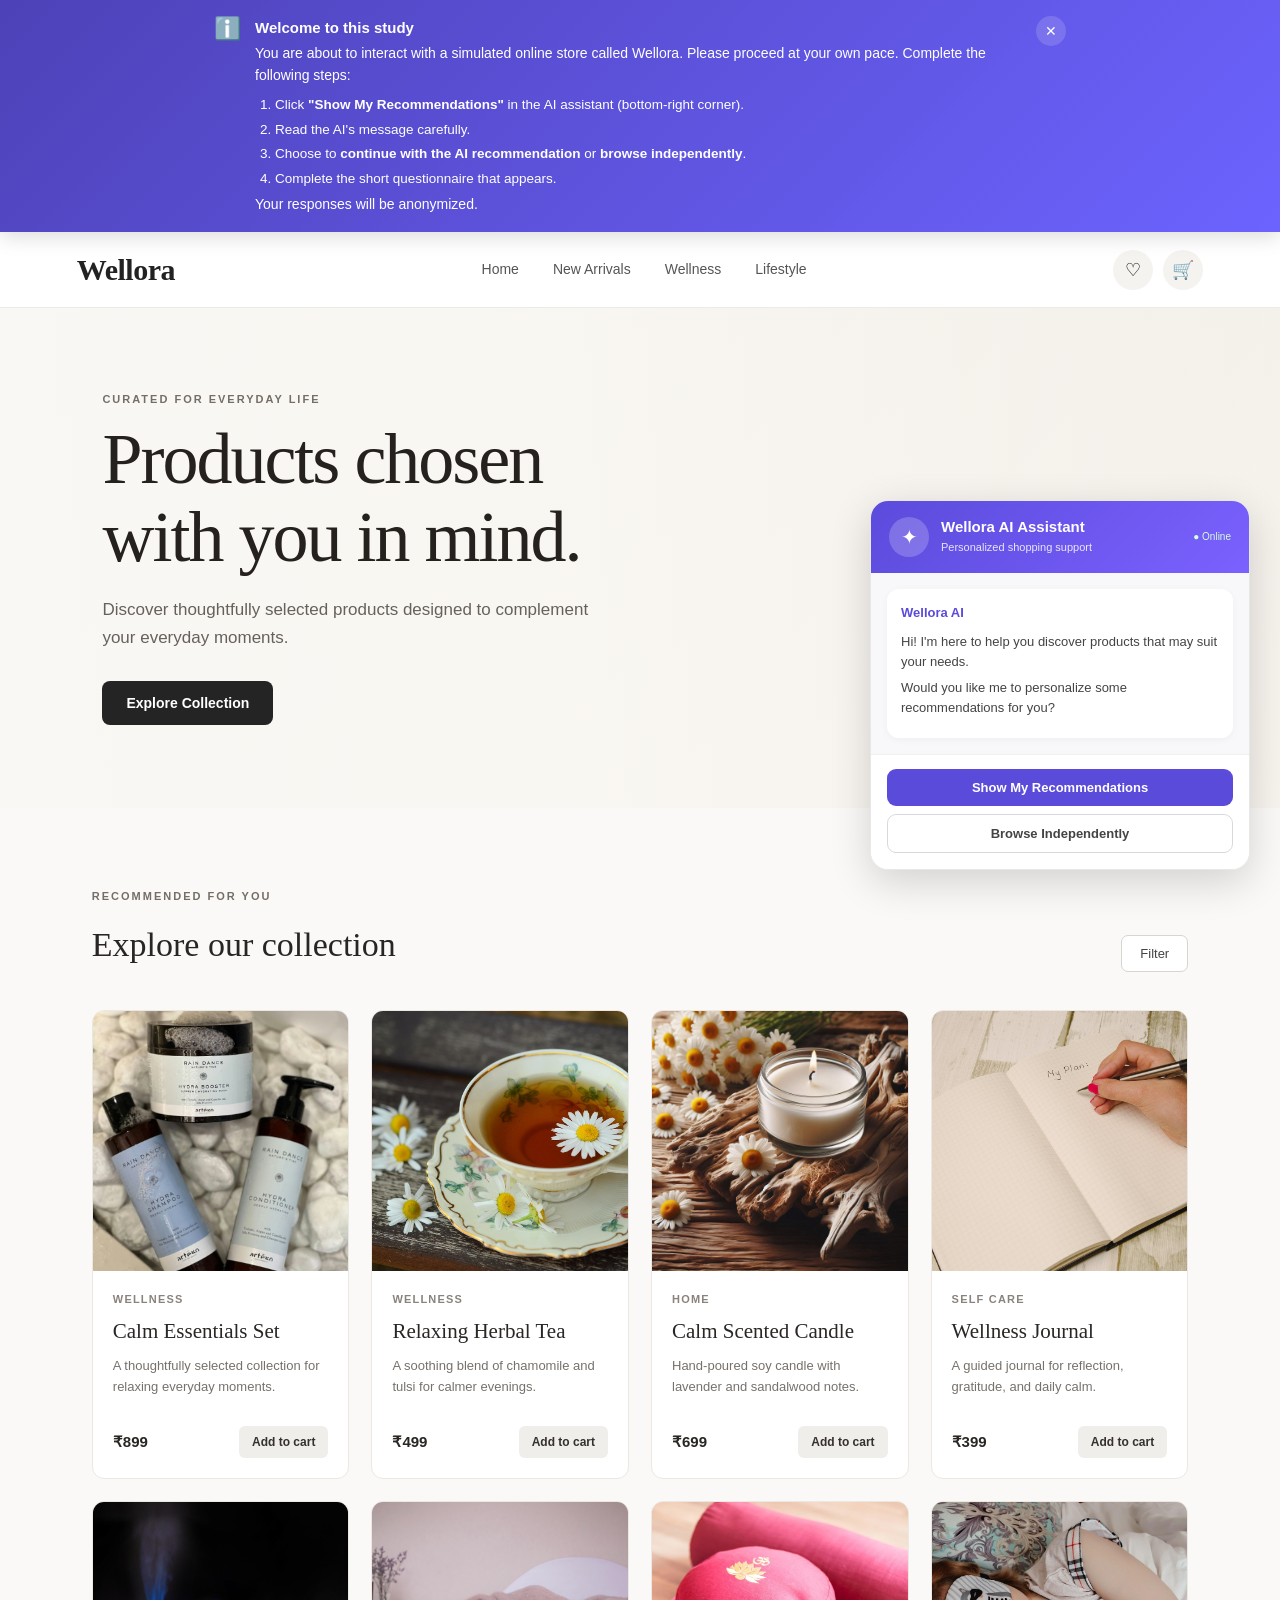
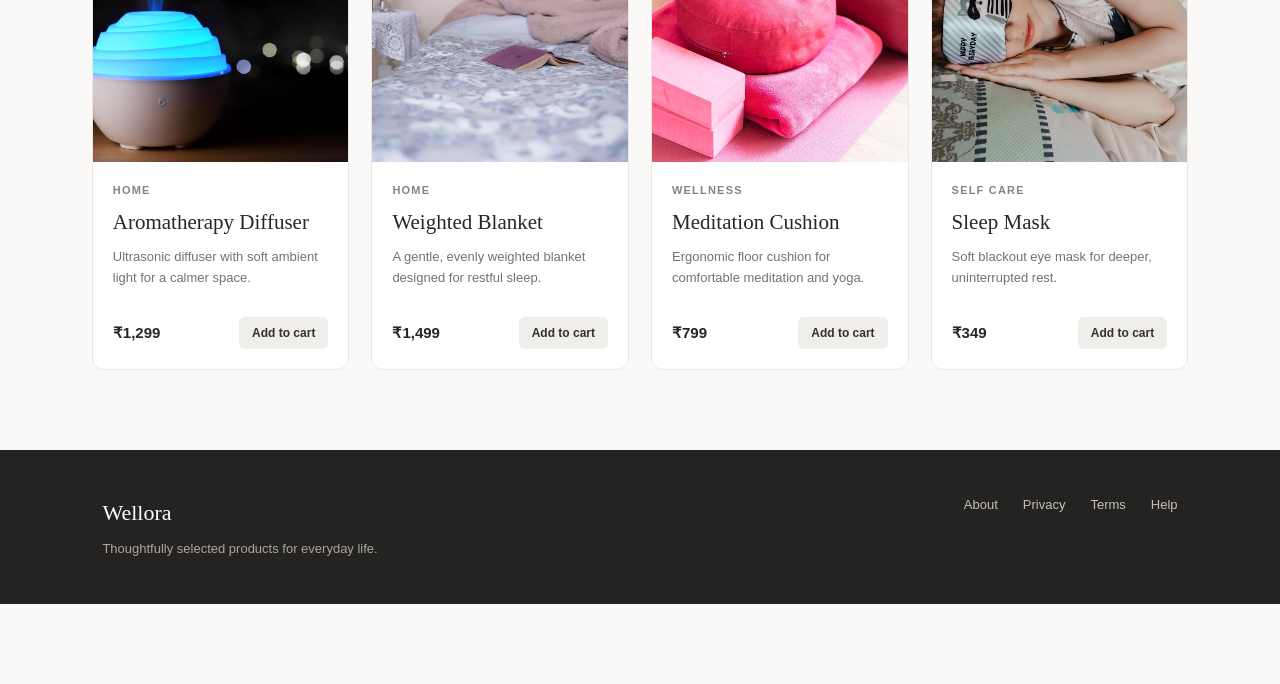
<file: index.html>
<!DOCTYPE html>
<html lang="en">
<head>
    <meta charset="UTF-8">
    <meta name="viewport" content="width=device-width, initial-scale=1.0">
    <title>Wellora | Everyday Lifestyle</title>

    <link rel="stylesheet" href="style.css">
</head>
<body>

<!-- ============================================================
     STUDY INSTRUCTION BANNER
     Populated by script.js based on study number
     ============================================================ -->

<div id="instructionBanner" class="instruction-banner">
    <div class="instruction-content">
        <div class="instruction-icon">ℹ️</div>
        <div class="instruction-text" id="instructionText">
            Loading study instructions…
        </div>
        <button
            type="button"
            id="instructionDismiss"
            class="instruction-dismiss"
            aria-label="Dismiss instruction"
        >
            ✕
        </button>
    </div>
</div>


<!-- ============================================================
     HEADER
     ============================================================ -->

<header class="site-header">

    <div class="logo">
        Wellora
    </div>

    <nav class="navigation">
        <a href="#">Home</a>
        <a href="#">New Arrivals</a>
        <a href="#">Wellness</a>
        <a href="#">Lifestyle</a>
    </nav>

    <div class="header-actions">
        <button type="button" aria-label="Wishlist">♡</button>
        <button type="button" aria-label="Cart">🛒</button>
    </div>

</header>


<!-- ============================================================
     MAIN
     ============================================================ -->

<main>

    <!-- --------------------------------------------------------
         HERO
         -------------------------------------------------------- -->

    <section class="hero">
        <div class="hero-content">
            <p class="eyebrow">CURATED FOR EVERYDAY LIFE</p>
            <h1>
                Products chosen<br>
                with you in mind.
            </h1>
            <p>
                Discover thoughtfully selected products
                designed to complement your everyday moments.
            </p>
            <button class="primary-button" type="button">
                Explore Collection
            </button>
        </div>
    </section>


    <!-- --------------------------------------------------------
         PRODUCTS
         -------------------------------------------------------- -->

    <section class="products-section">

        <div class="section-heading">
            <div>
                <p class="eyebrow">RECOMMENDED FOR YOU</p>
                <h2>Explore our collection</h2>
            </div>
            <button class="filter-button" type="button">
                Filter
            </button>
        </div>


        <div class="product-grid">

            <!-- PRODUCT 1 -->
            <article class="product-card">
                <div class="product-image">
                    <img src="images/product1.jpg" alt="Calm Essentials Set">
                </div>
                <div class="product-info">
                    <p class="product-category">Wellness</p>
                    <h3>Calm Essentials Set</h3>
                    <p class="product-description">
                        A thoughtfully selected collection for relaxing everyday moments.
                    </p>
                    <div class="product-bottom">
                        <span class="price">₹899</span>
                        <button type="button">Add to cart</button>
                    </div>
                </div>
            </article>

            <!-- PRODUCT 2 -->
            <article class="product-card">
                <div class="product-image">
                    <img src="images/product2.jpg" alt="Relaxing Herbal Tea">
                </div>
                <div class="product-info">
                    <p class="product-category">Wellness</p>
                    <h3>Relaxing Herbal Tea</h3>
                    <p class="product-description">
                        A soothing blend of chamomile and tulsi for calmer evenings.
                    </p>
                    <div class="product-bottom">
                        <span class="price">₹499</span>
                        <button type="button">Add to cart</button>
                    </div>
                </div>
            </article>

            <!-- PRODUCT 3 -->
            <article class="product-card">
                <div class="product-image">
                    <img src="images/product3.jpg" alt="Calm Scented Candle">
                </div>
                <div class="product-info">
                    <p class="product-category">Home</p>
                    <h3>Calm Scented Candle</h3>
                    <p class="product-description">
                        Hand-poured soy candle with lavender and sandalwood notes.
                    </p>
                    <div class="product-bottom">
                        <span class="price">₹699</span>
                        <button type="button">Add to cart</button>
                    </div>
                </div>
            </article>

            <!-- PRODUCT 4 -->
            <article class="product-card">
                <div class="product-image">
                    <img src="images/product4.jpg" alt="Wellness Journal">
                </div>
                <div class="product-info">
                    <p class="product-category">Self Care</p>
                    <h3>Wellness Journal</h3>
                    <p class="product-description">
                        A guided journal for reflection, gratitude, and daily calm.
                    </p>
                    <div class="product-bottom">
                        <span class="price">₹399</span>
                        <button type="button">Add to cart</button>
                    </div>
                </div>
            </article>

            <!-- PRODUCT 5 -->
            <article class="product-card">
                <div class="product-image">
                    <img src="images/product5.jpg" alt="Aromatherapy Diffuser">
                </div>
                <div class="product-info">
                    <p class="product-category">Home</p>
                    <h3>Aromatherapy Diffuser</h3>
                    <p class="product-description">
                        Ultrasonic diffuser with soft ambient light for a calmer space.
                    </p>
                    <div class="product-bottom">
                        <span class="price">₹1,299</span>
                        <button type="button">Add to cart</button>
                    </div>
                </div>
            </article>

            <!-- PRODUCT 6 -->
            <article class="product-card">
                <div class="product-image">
                    <img src="images/product6.jpg" alt="Weighted Blanket">
                </div>
                <div class="product-info">
                    <p class="product-category">Home</p>
                    <h3>Weighted Blanket</h3>
                    <p class="product-description">
                        A gentle, evenly weighted blanket designed for restful sleep.
                    </p>
                    <div class="product-bottom">
                        <span class="price">₹1,499</span>
                        <button type="button">Add to cart</button>
                    </div>
                </div>
            </article>

            <!-- PRODUCT 7 -->
            <article class="product-card">
                <div class="product-image">
                    <img src="images/product7.jpg" alt="Meditation Cushion">
                </div>
                <div class="product-info">
                    <p class="product-category">Wellness</p>
                    <h3>Meditation Cushion</h3>
                    <p class="product-description">
                        Ergonomic floor cushion for comfortable meditation and yoga.
                    </p>
                    <div class="product-bottom">
                        <span class="price">₹799</span>
                        <button type="button">Add to cart</button>
                    </div>
                </div>
            </article>

            <!-- PRODUCT 8 -->
            <article class="product-card">
                <div class="product-image">
                    <img src="images/product8.jpg" alt="Sleep Mask">
                </div>
                <div class="product-info">
                    <p class="product-category">Self Care</p>
                    <h3>Sleep Mask</h3>
                    <p class="product-description">
                        Soft blackout eye mask for deeper, uninterrupted rest.
                    </p>
                    <div class="product-bottom">
                        <span class="price">₹349</span>
                        <button type="button">Add to cart</button>
                    </div>
                </div>
            </article>

        </div>

    </section>


    <!-- --------------------------------------------------------
         QUESTIONNAIRE CONTAINER
         (populated by script.js after AI interaction,
          or by scenario.js in Study 3)
         -------------------------------------------------------- -->

    <section id="questionnaireContainer"></section>


    <!-- --------------------------------------------------------
         IAT CONTAINER (Study 4 only)
         (populated by iat.js after questionnaire submission)
         -------------------------------------------------------- -->

    <section id="iatContainer"></section>

</main>


<!-- ============================================================
     AI SHOPPING ASSISTANT (fixed floating widget)
     Studies 1, 2, 4 — hidden in Study 3 (scenario mode)
     ============================================================ -->

<section class="ai-assistant" id="ai-assistant">

    <div class="ai-header">
        <div class="ai-avatar">✦</div>
        <div class="ai-header-text">
            <h3>Wellora AI Assistant</h3>
            <p>Personalized shopping support</p>
        </div>
        <div class="ai-status">● Online</div>
    </div>


    <!-- AI MESSAGE AREA -->
    <div class="ai-message-area" id="aiMessageArea">
        <div class="ai-message">
            <strong>Wellora AI</strong>
            <p>
                Hi! I'm here to help you discover
                products that may suit your needs.
            </p>
            <p>
                Would you like me to personalize
                some recommendations for you?
            </p>
        </div>
    </div>


    <!-- AI ACTIONS -->
    <div class="ai-actions">
        <button
            class="ai-button primary"
            id="recommendButton"
            type="button"
        >
            Show My Recommendations
        </button>

        <button
            class="ai-button secondary"
            id="browseIndependent"
            type="button"
        >
            Browse Independently
        </button>
    </div>


    <!-- CHOICE FEEDBACK -->
    <div
        class="choice-feedback"
        id="choiceFeedback"
        aria-live="polite"
    ></div>

</section>


<!-- ============================================================
     FOOTER
     ============================================================ -->

<footer class="site-footer">

    <div>
        <strong>Wellora</strong>
        <p>Thoughtfully selected products for everyday life.</p>
    </div>

    <div class="footer-links">
        <a href="#">About</a>
        <a href="#">Privacy</a>
        <a href="#">Terms</a>
        <a href="#">Help</a>
    </div>

</footer>


<!-- ============================================================
     SCRIPTS
     Load order matters:
       1. script.js          — core logic, config, questionnaire
       2. mouse-tracking.js  — Studies 1, 2, 4
       3. scenario.js        — Study 3 (mode=scenario)
       4. iat.js             — Study 4
     ============================================================ -->

<script src="script.js"></script>
<script src="mouse-tracking.js"></script>
<script src="scenario.js"></script>
<script src="iat.js"></script>

</body>
</html>
</file>
<file: style.css>
/* ============================================================
   WELLORA EXPERIMENTAL PLATFORM
   Main Stylesheet — Study 2 / 3 / 4
   ============================================================ */


/* ============================================================
   1. GLOBAL RESET & BASE
   ============================================================ */

* {
    box-sizing: border-box;
    margin: 0;
    padding: 0;
}

html {
    scroll-behavior: smooth;
}

body {
    font-family:
        -apple-system,
        BlinkMacSystemFont,
        "Segoe UI",
        Roboto,
        Helvetica,
        Arial,
        sans-serif;

    background: #faf9f7;
    color: #242424;
    line-height: 1.6;
    padding-bottom: 80px; /* room for fixed AI widget */
}

button {
    font-family: inherit;
    cursor: pointer;
}

a {
    color: inherit;
    text-decoration: none;
}

img {
    max-width: 100%;
    display: block;
}


/* ============================================================
   2. DEV BANNER (remove for production)
   ============================================================ */

.dev-banner {
    display: none;
    position: fixed;
    top: 0;
    left: 0;
    right: 0;
    z-index: 9999;
    padding: 8px 16px;
    background: #1a1a1a;
    color: #00ff88;
    font-family: "Courier New", monospace;
    font-size: 12px;
    letter-spacing: 0.5px;
    text-align: center;
}

.dev-banner.visible {
    display: flex;
    justify-content: space-between;
    align-items: center;
    gap: 16px;
}

.dev-banner span {
    white-space: nowrap;
}


/* ============================================================
   3. HEADER
   ============================================================ */

.site-header {
    width: 100%;
    min-height: 76px;

    display: flex;
    align-items: center;
    justify-content: space-between;

    padding: 0 6%;

    background: #ffffff;
    border-bottom: 1px solid #eceae7;

    position: sticky;
    top: 0;
    z-index: 100;
}

.logo {
    font-family: Georgia, "Times New Roman", serif;
    font-size: 30px;
    font-weight: 600;
    letter-spacing: -0.5px;
    color: #222222;
}

.navigation {
    display: flex;
    align-items: center;
    gap: 34px;
    font-size: 14px;
    color: #555555;
}

.navigation a {
    transition: color 0.2s ease;
}

.navigation a:hover {
    color: #6c63ff;
}

.header-actions {
    display: flex;
    align-items: center;
    gap: 10px;
}

.header-actions button {
    width: 40px;
    height: 40px;
    border: none;
    border-radius: 50%;
    background: #f5f3f0;
    font-size: 18px;
    transition: background 0.2s ease, transform 0.2s ease;
}

.header-actions button:hover {
    background: #ebe8e4;
    transform: translateY(-1px);
}


/* ============================================================
   4. HERO
   ============================================================ */

.hero {
    min-height: 500px;
    display: flex;
    align-items: center;
    padding: 80px 8%;

    background:
        linear-gradient(
            90deg,
            rgba(250, 248, 244, 0.98) 0%,
            rgba(250, 248, 244, 0.90) 45%,
            rgba(250, 248, 244, 0.25) 100%
        ),
        linear-gradient(135deg, #e9e3da, #f6f2ec);
}

.hero-content {
    max-width: 650px;
}

.eyebrow {
    margin-bottom: 12px;
    font-size: 11px;
    font-weight: 700;
    letter-spacing: 2px;
    color: #756e67;
}

.hero h1 {
    margin-bottom: 20px;
    font-family: Georgia, "Times New Roman", serif;
    font-size: clamp(42px, 6vw, 72px);
    font-weight: 500;
    line-height: 1.08;
    letter-spacing: -2px;
    color: #24211e;
}

.hero p:not(.eyebrow) {
    max-width: 520px;
    margin-bottom: 30px;
    font-size: 17px;
    color: #66615c;
}


/* ============================================================
   5. BUTTONS
   ============================================================ */

.primary-button {
    padding: 14px 24px;
    border: none;
    border-radius: 8px;
    background: #242424;
    color: #ffffff;
    font-size: 14px;
    font-weight: 600;
    transition: background 0.2s ease, transform 0.2s ease;
}

.primary-button:hover {
    background: #111111;
    transform: translateY(-1px);
}

.filter-button {
    padding: 10px 18px;
    border: 1px solid #d8d4cf;
    border-radius: 7px;
    background: #ffffff;
    color: #444444;
    font-size: 13px;
    transition: background 0.2s ease;
}

.filter-button:hover {
    background: #f4f2ef;
}


/* ============================================================
   6. PRODUCTS SECTION
   ============================================================ */

.products-section {
    max-width: 1250px;
    margin: 0 auto;
    padding: 80px 6%;
}

.section-heading {
    display: flex;
    align-items: flex-end;
    justify-content: space-between;
    margin-bottom: 38px;
}

.section-heading h2 {
    font-family: Georgia, "Times New Roman", serif;
    font-size: 34px;
    font-weight: 500;
    color: #282522;
}

.product-grid {
    display: grid;
    grid-template-columns: repeat(4, minmax(0, 1fr));
    gap: 22px;
}

.product-card {
    overflow: hidden;
    background: #ffffff;
    border: 1px solid #ebe8e4;
    border-radius: 12px;
    transition: transform 0.25s ease, box-shadow 0.25s ease;
}

.product-card:hover {
    transform: translateY(-4px);
    box-shadow: 0 12px 30px rgba(0, 0, 0, 0.08);
}

.product-image {
    width: 100%;
    height: 260px;
    overflow: hidden;
    background: #efede9;
}

.product-image img {
    width: 100%;
    height: 100%;
    object-fit: cover;
    transition: transform 0.4s ease;
}

.product-card:hover .product-image img {
    transform: scale(1.03);
}

.product-info {
    padding: 20px;
}

.product-category {
    margin-bottom: 6px;
    font-size: 11px;
    font-weight: 700;
    letter-spacing: 1.2px;
    text-transform: uppercase;
    color: #8a837c;
}

.product-info h3 {
    margin-bottom: 8px;
    font-family: Georgia, "Times New Roman", serif;
    font-size: 21px;
    font-weight: 500;
    color: #292623;
}

.product-description {
    min-height: 52px;
    margin-bottom: 18px;
    font-size: 13px;
    line-height: 1.6;
    color: #77716b;
}

.product-bottom {
    display: flex;
    align-items: center;
    justify-content: space-between;
}

.price {
    font-size: 15px;
    font-weight: 700;
    color: #292623;
}

.product-bottom button {
    padding: 9px 13px;
    border: none;
    border-radius: 6px;
    background: #f0eeeb;
    color: #34312e;
    font-size: 12px;
    font-weight: 600;
    transition: background 0.2s ease;
}

.product-bottom button:hover {
    background: #e4e1dc;
}


/* ============================================================
   7. AI SHOPPING ASSISTANT (fixed floating widget)
   ============================================================ */

.ai-assistant {
    position: fixed;
    right: 30px;
    bottom: 30px;
    width: 380px;
    max-height: calc(100vh - 60px);
    display: flex;
    flex-direction: column;
    background: #ffffff;
    border-radius: 18px;
    box-shadow: 0 12px 40px rgba(0, 0, 0, 0.16);
    border: 1px solid #e8e8e8;
    z-index: 1000;
    overflow: hidden;
}

/* --- Header --- */

.ai-header {
    display: flex;
    align-items: center;
    gap: 12px;
    padding: 16px 18px;
    background: linear-gradient(135deg, #5b4bdb, #7b61ff);
    color: white;
    flex-shrink: 0;
}

.ai-avatar {
    width: 40px;
    height: 40px;
    border-radius: 50%;
    background: rgba(255, 255, 255, 0.2);
    display: flex;
    align-items: center;
    justify-content: center;
    font-size: 20px;
    flex-shrink: 0;
}

.ai-header-text {
    flex: 1;
    min-width: 0;
}

.ai-header h3 {
    margin: 0;
    font-size: 15px;
    font-weight: 600;
    line-height: 1.2;
}

.ai-header p {
    margin: 3px 0 0;
    font-size: 11px;
    opacity: 0.85;
}

.ai-status {
    font-size: 10px;
    color: #d7ffd9;
    white-space: nowrap;
}

/* --- Message area --- */

.ai-message-area {
    padding: 16px;
    background: #f8f8fb;
    overflow-y: auto;
    flex: 1;
}

.ai-message {
    background: white;
    border-radius: 12px;
    padding: 14px;
    box-shadow: 0 2px 8px rgba(0, 0, 0, 0.04);
    margin-bottom: 10px;
}

.ai-message:last-child {
    margin-bottom: 0;
}

.ai-message strong {
    display: block;
    margin-bottom: 8px;
    color: #5b4bdb;
    font-size: 13px;
}

.ai-message p {
    margin: 7px 0;
    color: #444;
    font-size: 13px;
    line-height: 1.5;
}

.ai-followup {
    margin-top: 12px !important;
    font-weight: 500;
    color: #666 !important;
    font-size: 12px !important;
}

/* --- Recommendations --- */

.ai-recommendations {
    margin-top: 14px;
    display: flex;
    flex-direction: column;
    gap: 8px;
}

.ai-product {
    display: flex;
    align-items: center;
    gap: 10px;
    padding: 10px;
    border: 1px solid #eeeeee;
    border-radius: 9px;
    background: #fafafa;
}

.ai-product-icon {
    width: 35px;
    height: 35px;
    border-radius: 8px;
    background: #eeeaff;
    display: flex;
    align-items: center;
    justify-content: center;
    font-size: 18px;
    flex-shrink: 0;
}

.ai-product strong {
    color: #333;
    font-size: 12px;
    margin: 0;
    display: block;
}

.ai-product p {
    margin: 2px 0 0;
    font-size: 11px;
    color: #777;
}

/* --- Control box (authorization / opt-in / opt-out) --- */

.ai-control-box {
    margin-top: 14px;
    padding: 12px;
    background: #f5f4ff;
    border: 1px solid #ddd9ff;
    border-radius: 10px;
}

.ai-control-box > strong {
    display: block;
    color: #4e42b8;
    font-size: 12px;
    margin-bottom: 6px;
}

.ai-control-box p {
    font-size: 11px;
    line-height: 1.45;
    color: #555;
}

.control-option {
    display: flex;
    align-items: flex-start;
    gap: 8px;
    margin-top: 10px;
    font-size: 11px;
    line-height: 1.4;
    color: #333;
    cursor: pointer;
}

.control-option input {
    margin-top: 2px;
    accent-color: #5b4bdb;
    flex-shrink: 0;
}

.control-note {
    margin-top: 8px !important;
    font-size: 10px !important;
    color: #777 !important;
    font-style: italic;
}

/* --- Action buttons --- */

.ai-actions {
    padding: 14px 16px 16px;
    background: white;
    border-top: 1px solid #f0f0f0;
    flex-shrink: 0;
}

.ai-button {
    width: 100%;
    padding: 11px 14px;
    border-radius: 9px;
    font-size: 13px;
    font-weight: 600;
    cursor: pointer;
    transition: all 0.2s ease;
}

.ai-button.primary {
    border: none;
    background: #5b4bdb;
    color: white;
    margin-bottom: 8px;
}

.ai-button.primary:hover {
    background: #4939c5;
}

.ai-button.primary:disabled {
    background: #c8c4e0;
    cursor: not-allowed;
}

.ai-button.secondary {
    border: 1px solid #d8d8df;
    background: white;
    color: #444;
}

.ai-button.secondary:hover {
    background: #f4f4f7;
}

/* --- Choice feedback --- */

.choice-feedback {
    display: none;
    margin: 0 16px 16px;
    padding: 12px 14px;
    background: #f5f4ff;
    border-left: 4px solid #5b4bdb;
    border-radius: 8px;
    color: #514c68;
    font-size: 12px;
    line-height: 1.5;
}

.choice-feedback.visible {
    display: block;
}


/* ============================================================
   8. QUESTIONNAIRE
   ============================================================ */

.questionnaire-section {
    max-width: 860px;
    margin: 60px auto;
    padding: 40px 8%;
    background: #ffffff;
    border: 1px solid #e3e0dc;
    border-radius: 18px;
    box-shadow: 0 10px 30px rgba(0, 0, 0, 0.05);
}

.questionnaire-section h2 {
    font-family: Georgia, "Times New Roman", serif;
    font-size: 28px;
    font-weight: 500;
    color: #282522;
    margin-bottom: 10px;
}

.questionnaire-intro {
    font-size: 14px;
    color: #66615c;
    margin-bottom: 30px;
}

.questionnaire-section h3 {
    font-family: Georgia, "Times New Roman", serif;
    font-size: 19px;
    font-weight: 500;
    color: #4e42b8;
    margin: 34px 0 14px;
    padding-bottom: 8px;
    border-bottom: 1px solid #e5e2ff;
}

.questionnaire-block {
    border: none;
    margin-bottom: 22px;
    padding: 0;
}

.questionnaire-block legend {
    font-size: 14px;
    font-weight: 600;
    color: #333;
    margin-bottom: 12px;
    padding: 0;
}

.questionnaire-item {
    padding: 14px 0;
    border-bottom: 1px solid #f3f1ee;
}

.questionnaire-item:last-child {
    border-bottom: none;
}

.item-text {
    font-size: 13px;
    color: #333;
    margin-bottom: 10px;
    line-height: 1.5;
}

.likert-scale {
    display: flex;
    justify-content: space-between;
    gap: 6px;
    max-width: 520px;
}

.likert-option {
    display: flex;
    flex-direction: column;
    align-items: center;
    cursor: pointer;
    padding: 6px 8px;
    border-radius: 6px;
    transition: background 0.15s ease;
    flex: 1;
}

.likert-option:hover {
    background: #f5f4ff;
}

.likert-option input {
    accent-color: #5b4bdb;
    cursor: pointer;
    margin-bottom: 4px;
}

.likert-option span {
    font-size: 11px;
    color: #777;
    font-weight: 600;
}

.questionnaire-actions {
    margin-top: 34px;
    padding-top: 22px;
    border-top: 1px solid #e5e2ff;
    text-align: center;
}

.questionnaire-actions .primary-button {
    padding: 14px 40px;
    font-size: 15px;
}

.questionnaire-confirmation {
    display: none;
    margin-top: 20px;
    padding: 16px 18px;
    background: #eafaf0;
    border-left: 4px solid #4caf50;
    border-radius: 8px;
    color: #2e6b3e;
    font-size: 14px;
    text-align: center;
}

.questionnaire-confirmation.visible {
    display: block;
}


/* ============================================================
   9. IAT (Study 4)
   ============================================================ */

.iat-section {
    max-width: 860px;
    margin: 60px auto;
    padding: 40px 8%;
    background: #ffffff;
    border: 1px solid #e3e0dc;
    border-radius: 18px;
    box-shadow: 0 10px 30px rgba(0, 0, 0, 0.05);
}

.iat-section h2 {
    font-family: Georgia, "Times New Roman", serif;
    font-size: 28px;
    font-weight: 500;
    color: #282522;
    margin-bottom: 16px;
}

.iat-intro p {
    font-size: 14px;
    color: #555;
    line-height: 1.6;
    margin-bottom: 14px;
}

.iat-intro .primary-button {
    margin-top: 20px;
}

/* --- Stage --- */

.iat-stage {
    text-align: center;
}

.iat-progress {
    font-size: 12px;
    color: #888;
    margin-bottom: 20px;
    letter-spacing: 0.5px;
}

.iat-category-labels {
    display: flex;
    justify-content: space-between;
    gap: 20px;
    margin-bottom: 40px;
}

.iat-category {
    flex: 1;
    padding: 14px 12px;
    background: #f5f4ff;
    border: 2px solid #ddd9ff;
    border-radius: 10px;
    font-size: 14px;
    font-weight: 600;
    color: #4e42b8;
    min-height: 60px;
    display: flex;
    align-items: center;
    justify-content: center;
}

.iat-category.left::after {
    content: " (E)";
    font-weight: 400;
    color: #888;
    font-size: 12px;
}

.iat-category.right::after {
    content: " (I)";
    font-weight: 400;
    color: #888;
    font-size: 12px;
}

.iat-stimulus-area {
    position: relative;
    height: 180px;
    display: flex;
    align-items: center;
    justify-content: center;
    margin-bottom: 30px;
}

.iat-fixation {
    font-size: 48px;
    color: #999;
    font-weight: 300;
}

.iat-stimulus {
    font-size: 36px;
    font-weight: 500;
    color: #24211e;
    font-family: Georgia, "Times New Roman", serif;
    display: none;
}

.iat-error {
    position: absolute;
    top: 10px;
    right: 10px;
    font-size: 48px;
    color: #e53935;
    font-weight: 700;
    display: none;
}

.iat-key-hint {
    font-size: 12px;
    color: #999;
}

.iat-key-hint kbd {
    display: inline-block;
    padding: 2px 8px;
    background: #f0f0f0;
    border: 1px solid #ccc;
    border-radius: 4px;
    font-family: monospace;
    font-size: 12px;
    color: #333;
}

/* --- Complete --- */

.iat-complete {
    text-align: center;
    padding: 30px 0;
}

.iat-complete p {
    font-size: 14px;
    color: #555;
    line-height: 1.6;
}


/* ============================================================
   10. DEV TOOLS (remove for production)
   ============================================================ */

.dev-tools {
    max-width: 860px;
    margin: 20px auto 60px;
    padding: 0 8%;
    text-align: center;
}

.dev-tools button {
    background: #1a1a1a;
    color: #00ff88;
    border: none;
    font-family: "Courier New", monospace;
    font-size: 12px;
}

.dev-tools button:hover {
    background: #2a2a2a;
}


/* ============================================================
   11. FOOTER
   ============================================================ */

.site-footer {
    display: flex;
    align-items: flex-start;
    justify-content: space-between;
    padding: 45px 8%;
    background: #242321;
    color: #ffffff;
}

.site-footer strong {
    font-family: Georgia, "Times New Roman", serif;
    font-size: 22px;
    font-weight: 500;
}

.site-footer p {
    margin-top: 8px;
    font-size: 13px;
    color: #aaa6a1;
}

.footer-links {
    display: flex;
    gap: 25px;
    font-size: 13px;
    color: #c4c0bb;
}

.footer-links a:hover {
    color: #ffffff;
}


/* ============================================================
   12. RESPONSIVE
   ============================================================ */

@media (max-width: 1000px) {

    .navigation {
        gap: 20px;
    }

    .product-grid {
        grid-template-columns: repeat(2, minmax(0, 1fr));
    }

    .hero {
        padding: 70px 7%;
    }

    .ai-assistant {
        width: 340px;
        right: 20px;
        bottom: 20px;
    }
}


@media (max-width: 700px) {

    .site-header {
        padding: 0 5%;
    }

    .navigation {
        display: none;
    }

    .hero {
        min-height: 440px;
        padding: 60px 6%;
    }

    .hero h1 {
        font-size: 45px;
    }

    .products-section {
        padding: 60px 5%;
    }

    .section-heading {
        align-items: flex-start;
        gap: 20px;
        flex-direction: column;
    }

    .product-grid {
        grid-template-columns: 1fr;
    }

    .product-image {
        height: 300px;
    }

    .site-footer {
        flex-direction: column;
        gap: 25px;
    }

    .footer-links {
        flex-wrap: wrap;
    }

    /* AI widget becomes bottom sheet on mobile */
    .ai-assistant {
        width: auto;
        right: 10px;
        left: 10px;
        bottom: 10px;
        max-height: 70vh;
    }

    .questionnaire-section {
        margin: 30px 5%;
        padding: 28px 6%;
    }

    .likert-scale {
        max-width: 100%;
    }

    .iat-section {
        margin: 30px 5%;
        padding: 28px 6%;
    }

    .iat-category {
        font-size: 12px;
        padding: 10px 8px;
        min-height: 54px;
    }

    .iat-category.left::after,
    .iat-category.right::after {
        display: none;
    }

    .iat-stimulus {
        font-size: 28px;
    }

    .iat-stimulus-area {
        height: 140px;
    }
}


@media (max-width: 420px) {

    .logo {
        font-size: 26px;
    }

    .hero h1 {
        font-size: 38px;
    }

    .hero p:not(.eyebrow) {
        font-size: 15px;
    }

    .product-image {
        height: 250px;
    }

    .likert-scale {
        flex-wrap: wrap;
    }

    .likert-option {
        flex: 0 0 30%;
    }
}
/* ============================================================
   13. DEMOGRAPHICS
   ============================================================ */

.demographic-block {
    padding: 14px 0;
    border-bottom: 1px solid #f3f1ee;
}

.demographic-block:last-child {
    border-bottom: none;
}

.demographic-question {
    font-size: 13px;
    color: #333;
    margin-bottom: 12px;
    line-height: 1.5;
    font-weight: 500;
}

.demographic-text-input {
    width: 100%;
    max-width: 400px;
    padding: 10px 12px;
    border: 1px solid #d8d4cf;
    border-radius: 8px;
    font-family: inherit;
    font-size: 13px;
    color: #333;
    background: #fafafa;
    transition: border-color 0.2s ease;
}

.demographic-text-input:focus {
    outline: none;
    border-color: #5b4bdb;
    background: #ffffff;
}

.demographic-options {
    display: flex;
    flex-direction: column;
    gap: 8px;
}

.demographic-option {
    display: flex;
    align-items: flex-start;
    gap: 10px;
    padding: 8px 10px;
    border-radius: 6px;
    cursor: pointer;
    font-size: 13px;
    color: #333;
    transition: background 0.15s ease;
}

.demographic-option:hover {
    background: #f5f4ff;
}

.demographic-option input {
    margin-top: 2px;
    accent-color: #5b4bdb;
    flex-shrink: 0;
}

@media (max-width: 700px) {
    .demographic-text-input {
        max-width: 100%;
    }
}
/* ============================================================
   14. STUDY INSTRUCTION BANNER
   ============================================================ */

.instruction-banner {
    display: none;
    position: fixed;
    top: 0;
    left: 0;
    right: 0;
    z-index: 9000;
    background: linear-gradient(135deg, #4e42b8, #6c63ff);
    color: white;
    box-shadow: 0 4px 20px rgba(0, 0, 0, 0.15);
    animation: slideDown 0.4s ease;
}

.instruction-banner.visible {
    display: block;
}

@keyframes slideDown {
    from { transform: translateY(-100%); opacity: 0; }
    to   { transform: translateY(0);     opacity: 1; }
}

.instruction-content {
    max-width: 900px;
    margin: 0 auto;
    padding: 16px 24px;
    display: flex;
    align-items: flex-start;
    gap: 14px;
}

.instruction-icon {
    font-size: 22px;
    flex-shrink: 0;
    line-height: 1;
    margin-top: 2px;
}

.instruction-text {
    flex: 1;
    font-size: 14px;
    line-height: 1.55;
    color: #ffffff;
}

.instruction-text strong {
    font-weight: 600;
    display: block;
    margin-bottom: 4px;
    font-size: 15px;
}

.instruction-text ol {
    margin: 8px 0 0 20px;
    padding: 0;
}

.instruction-text li {
    margin-bottom: 4px;
    font-size: 13.5px;
}

.instruction-dismiss {
    background: rgba(255, 255, 255, 0.15);
    border: none;
    color: white;
    width: 30px;
    height: 30px;
    border-radius: 50%;
    font-size: 14px;
    cursor: pointer;
    flex-shrink: 0;
    transition: background 0.2s ease;
}

.instruction-dismiss:hover {
    background: rgba(255, 255, 255, 0.28);
}

body.has-instruction .site-header {
    top: var(--instruction-height, 0px);
}

body.has-instruction {
    padding-top: var(--instruction-height, 0px);
}

@media (max-width: 700px) {
    .instruction-content {
        padding: 14px 16px;
        gap: 10px;
    }

    .instruction-text {
        font-size: 13px;
    }

    .instruction-text strong {
        font-size: 14px;
    }

    .instruction-text li {
        font-size: 12.5px;
    }
}
/* ============================================================
   15. SCENARIO MODE (Study 3) — Static illustration design
   ============================================================ */

/* Hide interactive storefront elements when in scenario mode */
body.scenario-mode .hero,
body.scenario-mode .products-section,
body.scenario-mode .ai-assistant {
    display: none !important;
}

body.scenario-mode .site-header {
    border-bottom: 1px solid #eceae7;
}

body.scenario-mode #questionnaireContainer {
    display: block;
    width: 100%;
}

/* --- Scenario outer section --- */

.scenario-section {
    display: block;
    width: 100%;
    max-width: 900px;
    margin: 40px auto 100px;
    padding: 0 6%;
    box-sizing: border-box;
}

.scenario-wrapper {
    display: flex;
    flex-direction: column;
    gap: 34px;
    width: 100%;
}

.scenario-heading {
    text-align: center;
    margin-bottom: 0;
}

.scenario-heading h1 {
    font-family: Georgia, "Times New Roman", serif;
    font-size: 34px;
    font-weight: 500;
    color: #282522;
    margin-top: 10px;
    line-height: 1.2;
}

/* --- Narrative block --- */

.scenario-narrative {
    font-size: 15.5px;
    line-height: 1.75;
    color: #3a3733;
    background: #ffffff;
    border: 1px solid #e3e0dc;
    border-radius: 14px;
    padding: 28px 32px;
    box-shadow: 0 4px 20px rgba(0, 0, 0, 0.04);
}

.scenario-narrative p {
    margin: 0 0 14px;
}

.scenario-narrative p:last-child {
    margin-bottom: 0;
}

.scenario-narrative strong {
    color: #4e42b8;
    font-weight: 600;
}

/* --- Figure wrapper --- */

.scenario-figure {
    display: flex;
    flex-direction: column;
    align-items: center;
    gap: 14px;
    width: 100%;
}

.scenario-figure-label {
    font-size: 11.5px;
    font-weight: 600;
    letter-spacing: 1.6px;
    text-transform: uppercase;
    color: #8a837c;
    text-align: center;
}

/* --- Browser-chrome window wrapper --- */

.scenario-window {
    width: 100%;
    max-width: 560px;
    background: #ffffff;
    border: 1px solid #e0dcd6;
    border-radius: 16px;
    box-shadow:
        0 18px 40px rgba(0, 0, 0, 0.08),
        0 4px 12px rgba(0, 0, 0, 0.04);
    overflow: hidden;
}

/* --- Window chrome --- */

.scenario-window-chrome {
    display: flex;
    align-items: center;
    gap: 7px;
    padding: 12px 16px;
    background: #f4f2ef;
    border-bottom: 1px solid #e8e3dc;
}

.scenario-dot {
    width: 11px;
    height: 11px;
    border-radius: 50%;
    flex-shrink: 0;
}

.scenario-dot.red    { background: #ff5f56; }
.scenario-dot.yellow { background: #ffbd2e; }
.scenario-dot.green  { background: #27c93f; }

.scenario-window-title {
    flex: 1;
    text-align: center;
    font-size: 11.5px;
    font-weight: 500;
    color: #8a837c;
    letter-spacing: 0.4px;
    padding-right: 40px; /* offset the dots for visual centering */
}

/* --- Window body --- */

.scenario-window-body {
    padding: 24px;
    background:
        linear-gradient(180deg, #f7f5f2 0%, #efece8 100%);
}

/* --- Rendered AI widget --- */

.scenario-widget {
    width: 100%;
    background: #ffffff;
    border: 1px solid #e8e8e8;
    border-radius: 16px;
    box-shadow: 0 4px 16px rgba(0, 0, 0, 0.06);
    overflow: hidden;
}

.scenario-widget-header {
    display: flex;
    align-items: center;
    gap: 12px;
    padding: 16px 18px;
    background: linear-gradient(135deg, #5b4bdb, #7b61ff);
    color: white;
}

.scenario-avatar {
    width: 40px;
    height: 40px;
    border-radius: 50%;
    background: rgba(255, 255, 255, 0.2);
    display: flex;
    align-items: center;
    justify-content: center;
    font-size: 19px;
    flex-shrink: 0;
}

.scenario-header-text {
    flex: 1;
    min-width: 0;
}

.scenario-widget-header h3 {
    margin: 0;
    font-size: 15px;
    font-weight: 600;
    line-height: 1.2;
}

.scenario-widget-header p {
    margin: 3px 0 0;
    font-size: 11px;
    opacity: 0.85;
}

.scenario-status {
    font-size: 10px;
    color: #d7ffd9;
    white-space: nowrap;
}

.scenario-widget-body {
    padding: 18px;
    background: #f8f8fb;
}

/* --- Message --- */

.scenario-message {
    background: #ffffff;
    border-radius: 12px;
    padding: 14px;
    box-shadow: 0 2px 8px rgba(0, 0, 0, 0.04);
    margin-bottom: 12px;
}

.scenario-message strong {
    display: block;
    margin-bottom: 8px;
    color: #5b4bdb;
    font-size: 13px;
}

.scenario-message p {
    margin: 7px 0;
    color: #444;
    font-size: 13px;
    line-height: 1.55;
}

/* --- Control box (static, non-interactive) --- */

.scenario-control-box {
    margin-bottom: 12px;
    padding: 12px;
    background: #f5f4ff;
    border: 1px solid #ddd9ff;
    border-radius: 10px;
}

.scenario-control-box > strong {
    display: block;
    color: #4e42b8;
    font-size: 12px;
    margin-bottom: 6px;
}

.scenario-control-box p {
    font-size: 11px;
    line-height: 1.5;
    color: #555;
    margin: 4px 0;
}

.scenario-checkbox-row {
    display: flex;
    align-items: flex-start;
    gap: 9px;
    margin-top: 10px;
    font-size: 11px;
    line-height: 1.5;
    color: #333;
}

/* --- Non-interactive checkbox look --- */

.scenario-checkbox {
    display: inline-flex;
    align-items: center;
    justify-content: center;
    width: 16px;
    height: 16px;
    border: 1.5px solid #b8b3d9;
    border-radius: 3px;
    background: #ffffff;
    font-size: 12px;
    flex-shrink: 0;
    color: transparent;
    font-weight: 700;
    cursor: default;
    pointer-events: none;
    user-select: none;
}

.scenario-checkbox.checked {
    background: #5b4bdb;
    border-color: #5b4bdb;
    color: #ffffff;
}

.scenario-note {
    margin-top: 8px !important;
    font-size: 10px !important;
    color: #888 !important;
    font-style: italic;
}

/* --- Recommendations --- */

.scenario-recommendations {
    display: flex;
    flex-direction: column;
    gap: 8px;
}

.scenario-product {
    display: flex;
    align-items: center;
    gap: 10px;
    padding: 10px;
    border: 1px solid #eeeeee;
    border-radius: 9px;
    background: #fafafa;
}

.scenario-product-icon {
    width: 35px;
    height: 35px;
    border-radius: 8px;
    background: #eeeaff;
    display: flex;
    align-items: center;
    justify-content: center;
    font-size: 18px;
    flex-shrink: 0;
}

.scenario-product strong {
    color: #333;
    font-size: 12px;
    margin: 0;
    display: block;
}

.scenario-product p {
    margin: 2px 0 0;
    font-size: 11px;
    color: #777;
}

.scenario-followup {
    margin-top: 12px !important;
    font-weight: 500;
    color: #666 !important;
    font-size: 12px !important;
}

/* --- Action button --- */

.scenario-actions {
    text-align: center;
    margin-top: 12px;
}

.scenario-actions .primary-button {
    padding: 16px 48px;
    font-size: 15px;
    font-weight: 600;
    letter-spacing: 0.3px;
    box-shadow: 0 6px 18px rgba(36, 36, 36, 0.15);
}

.scenario-actions .primary-button:hover {
    transform: translateY(-2px);
    box-shadow: 0 10px 24px rgba(36, 36, 36, 0.20);
}

/* --- Responsive --- */

@media (max-width: 700px) {
    .scenario-section {
        margin: 24px auto 60px;
        padding: 0 5%;
    }

    .scenario-heading h1 {
        font-size: 26px;
    }

    .scenario-narrative {
        padding: 20px 22px;
        font-size: 14.5px;
    }

    .scenario-window {
        max-width: 100%;
    }

    .scenario-window-body {
        padding: 16px;
    }

    .scenario-widget-body {
        padding: 14px;
    }

    .scenario-message p,
    .scenario-message strong {
        font-size: 12.5px;
    }
}
</file>
